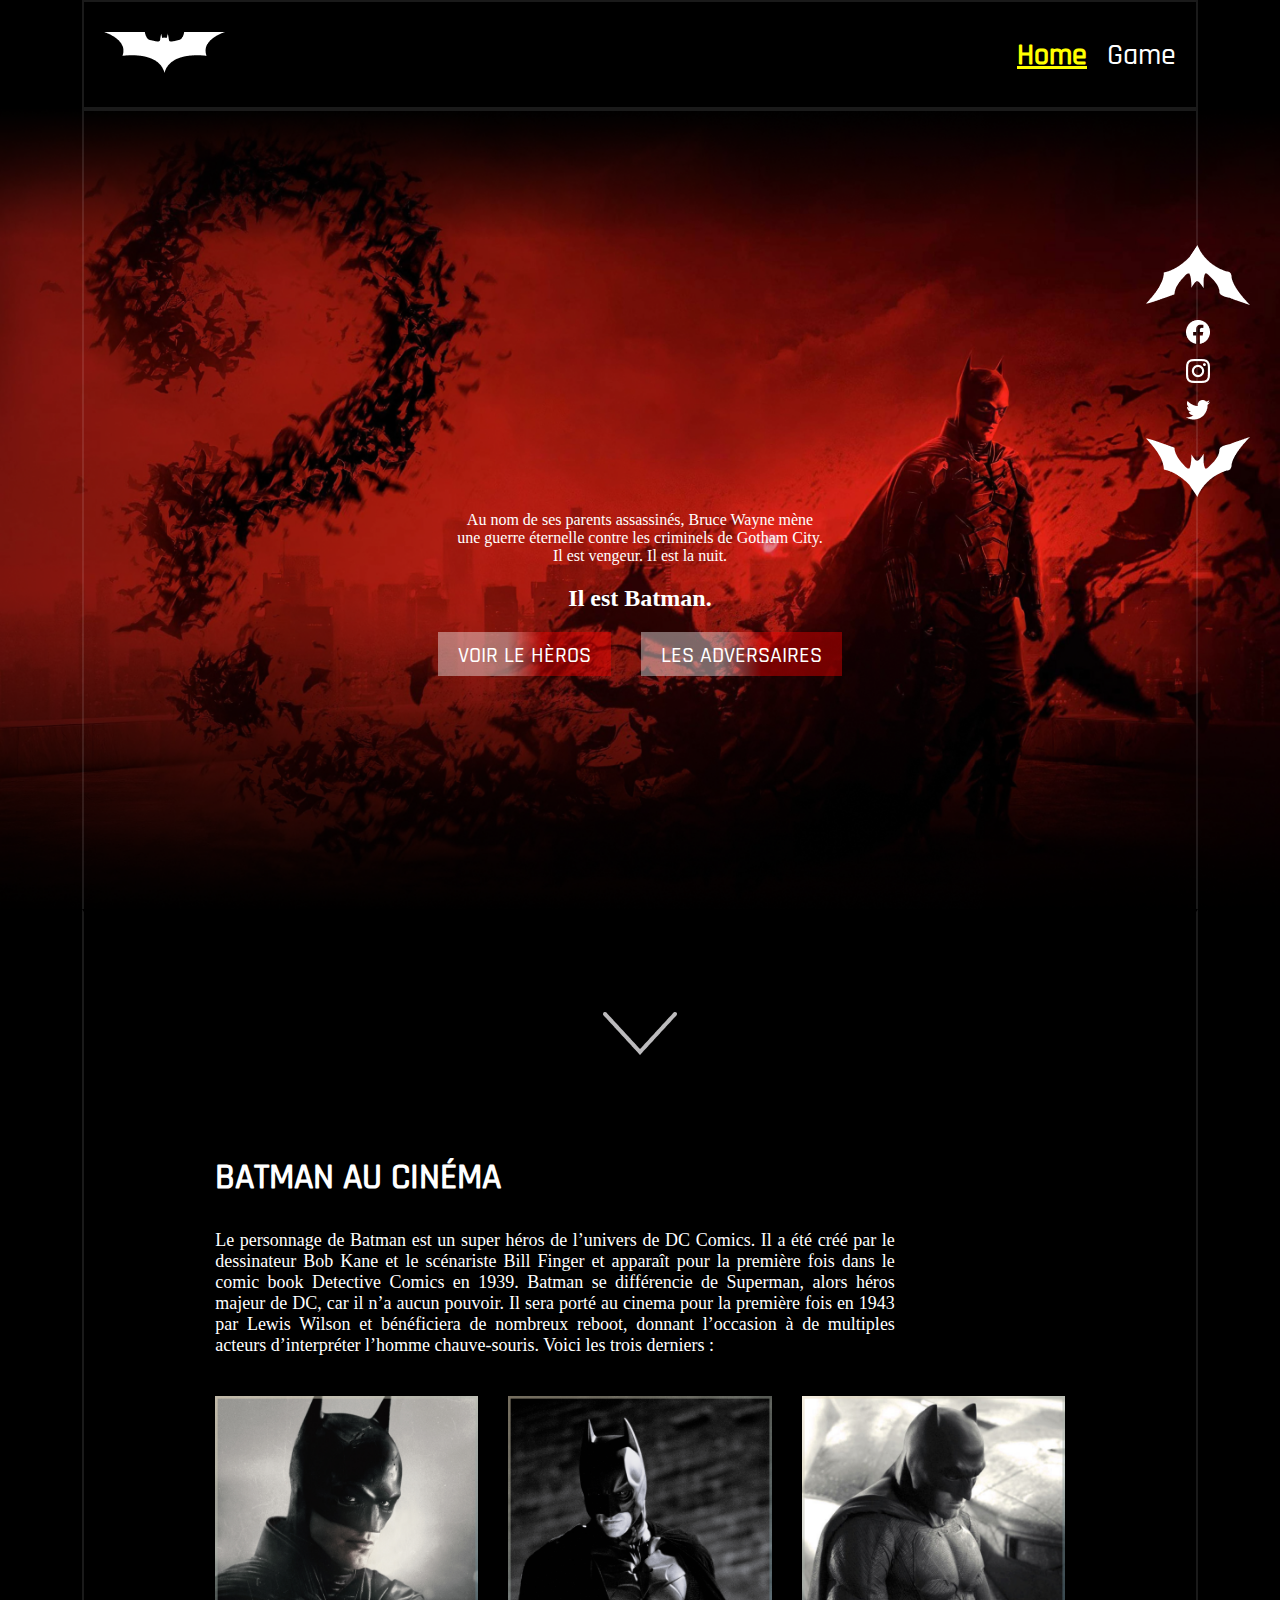
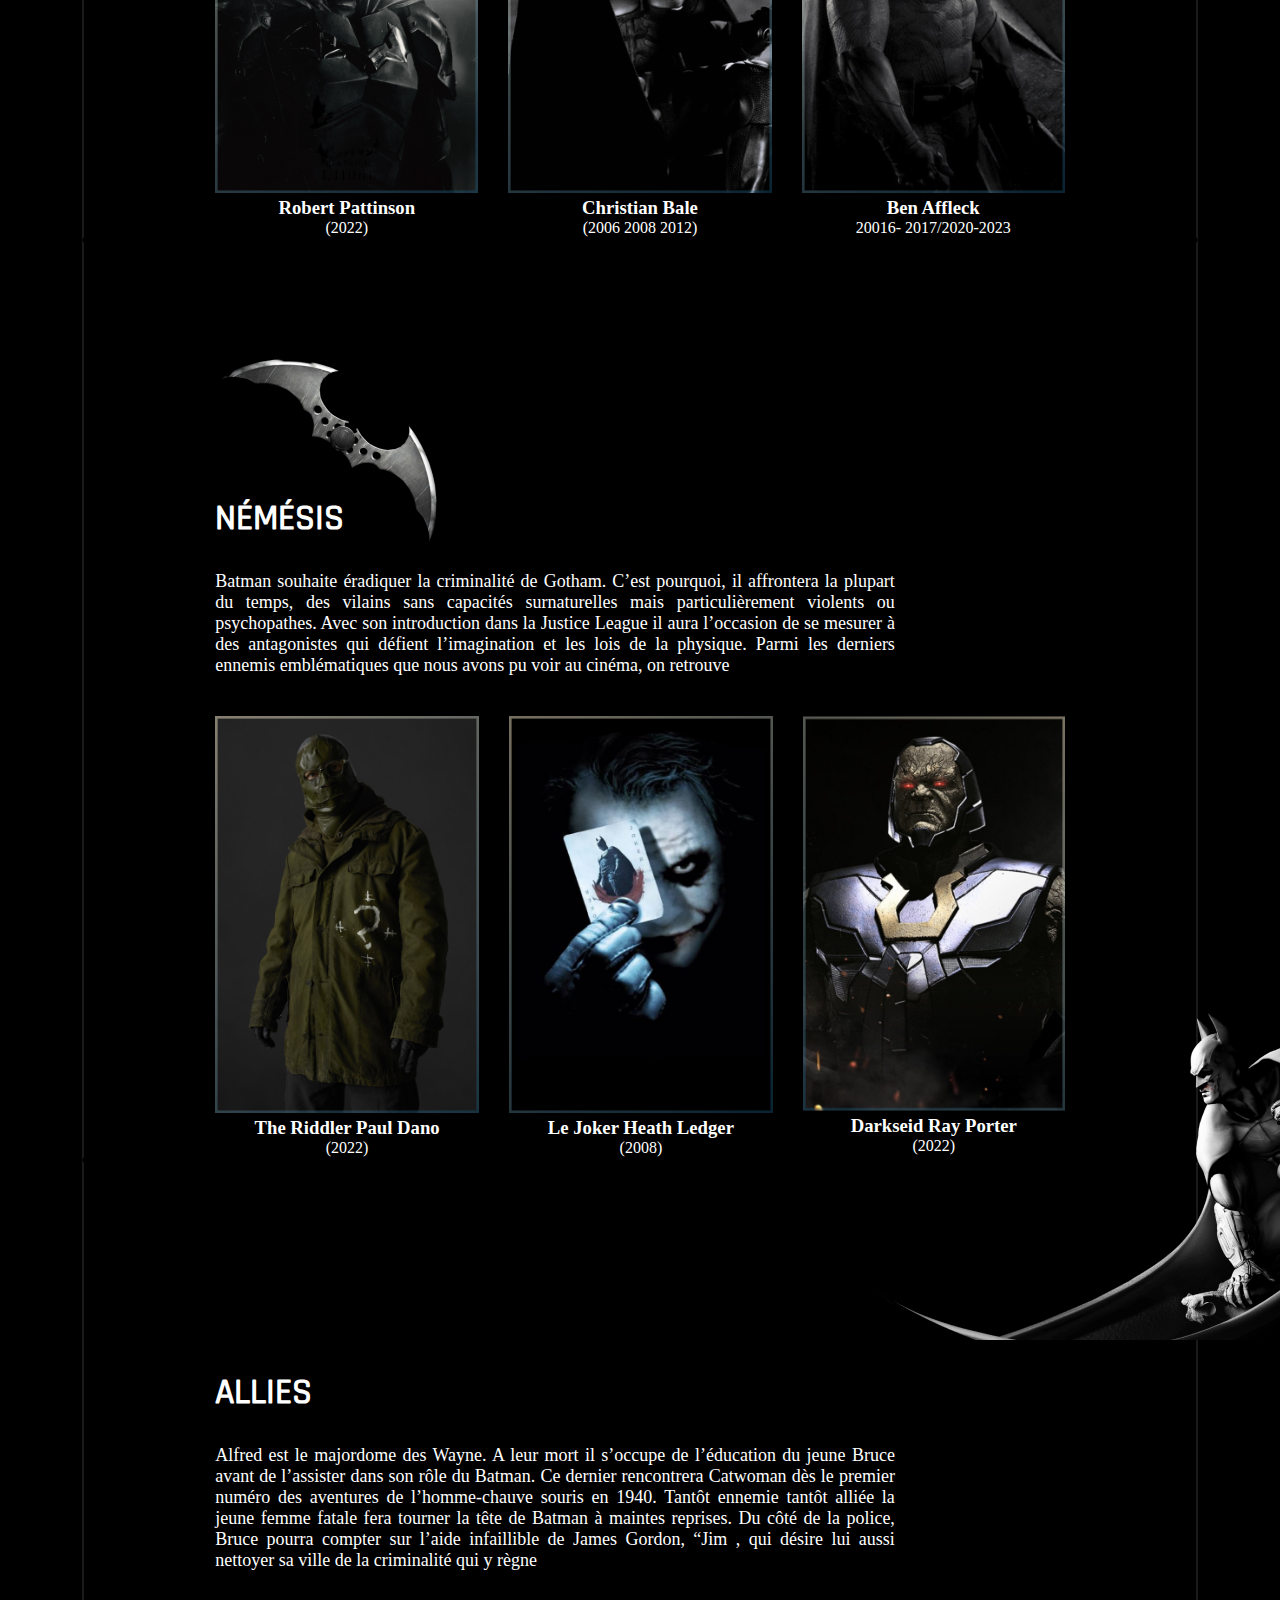
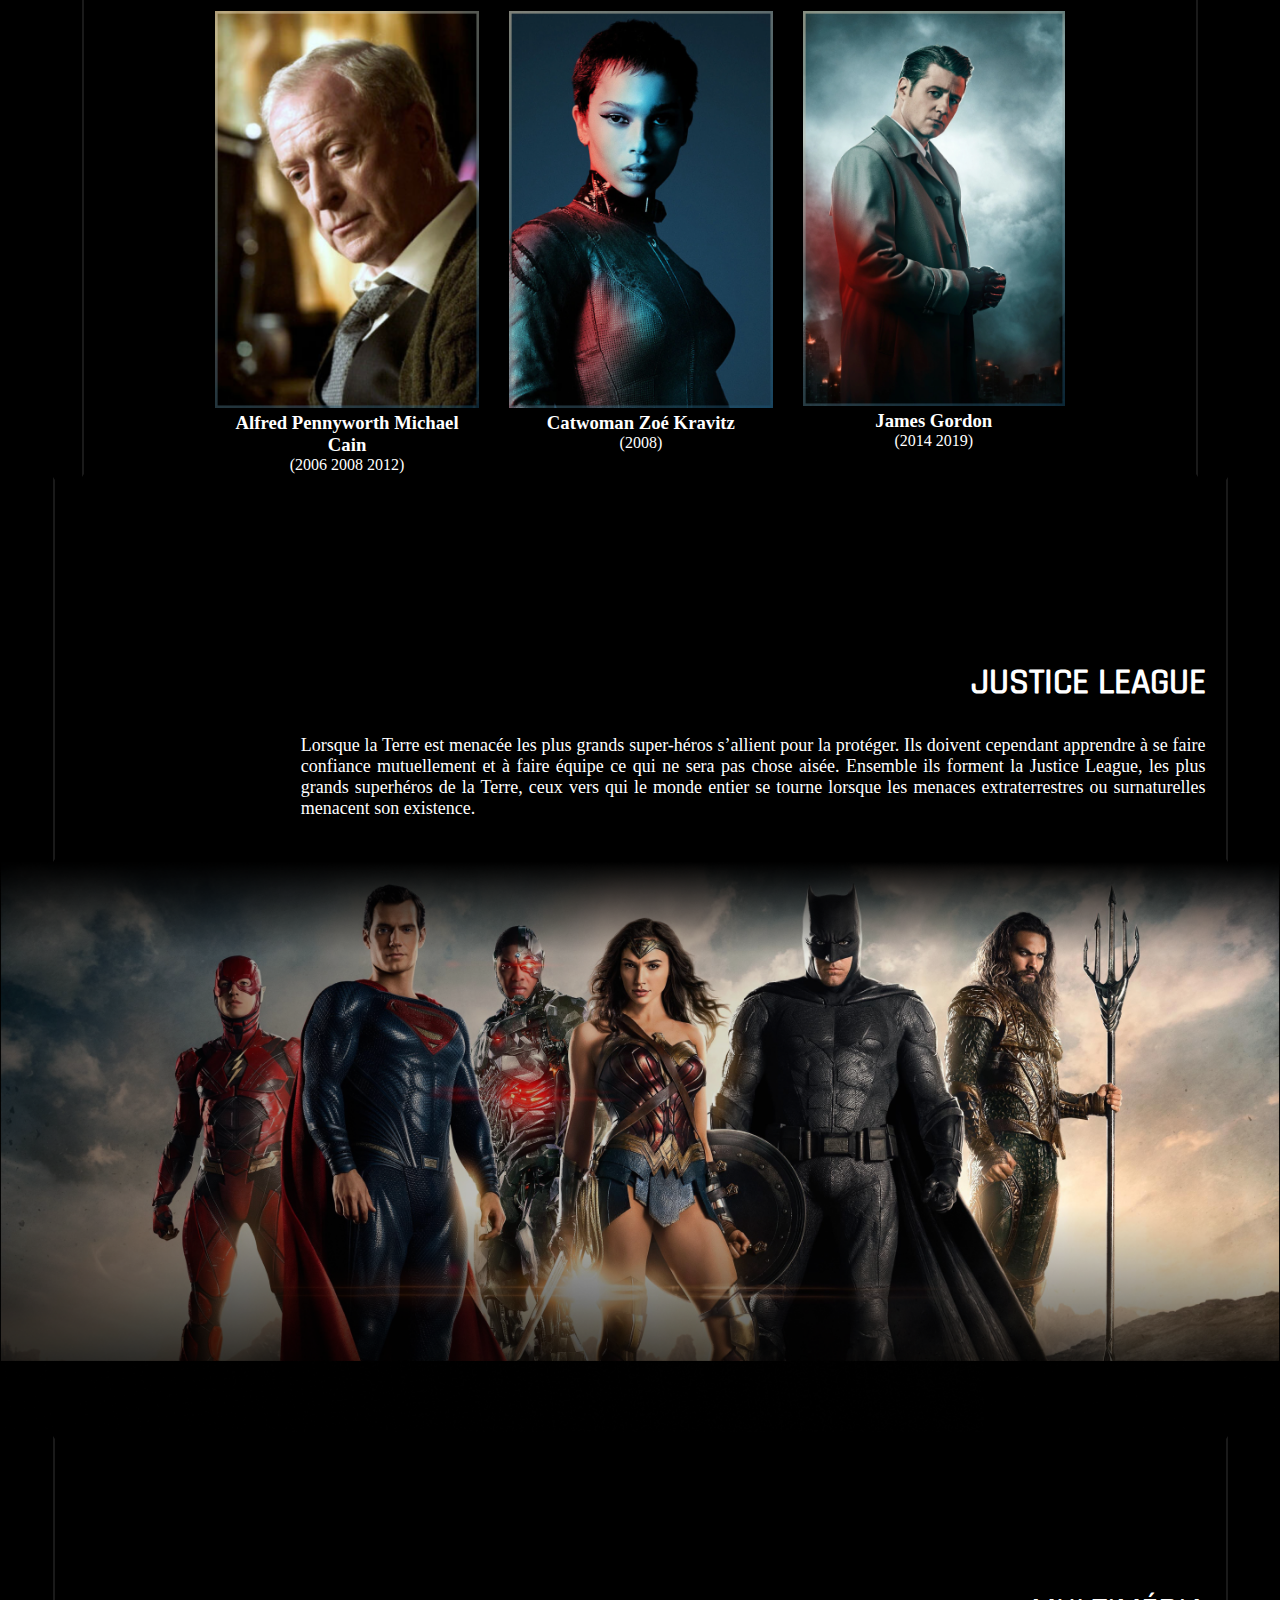
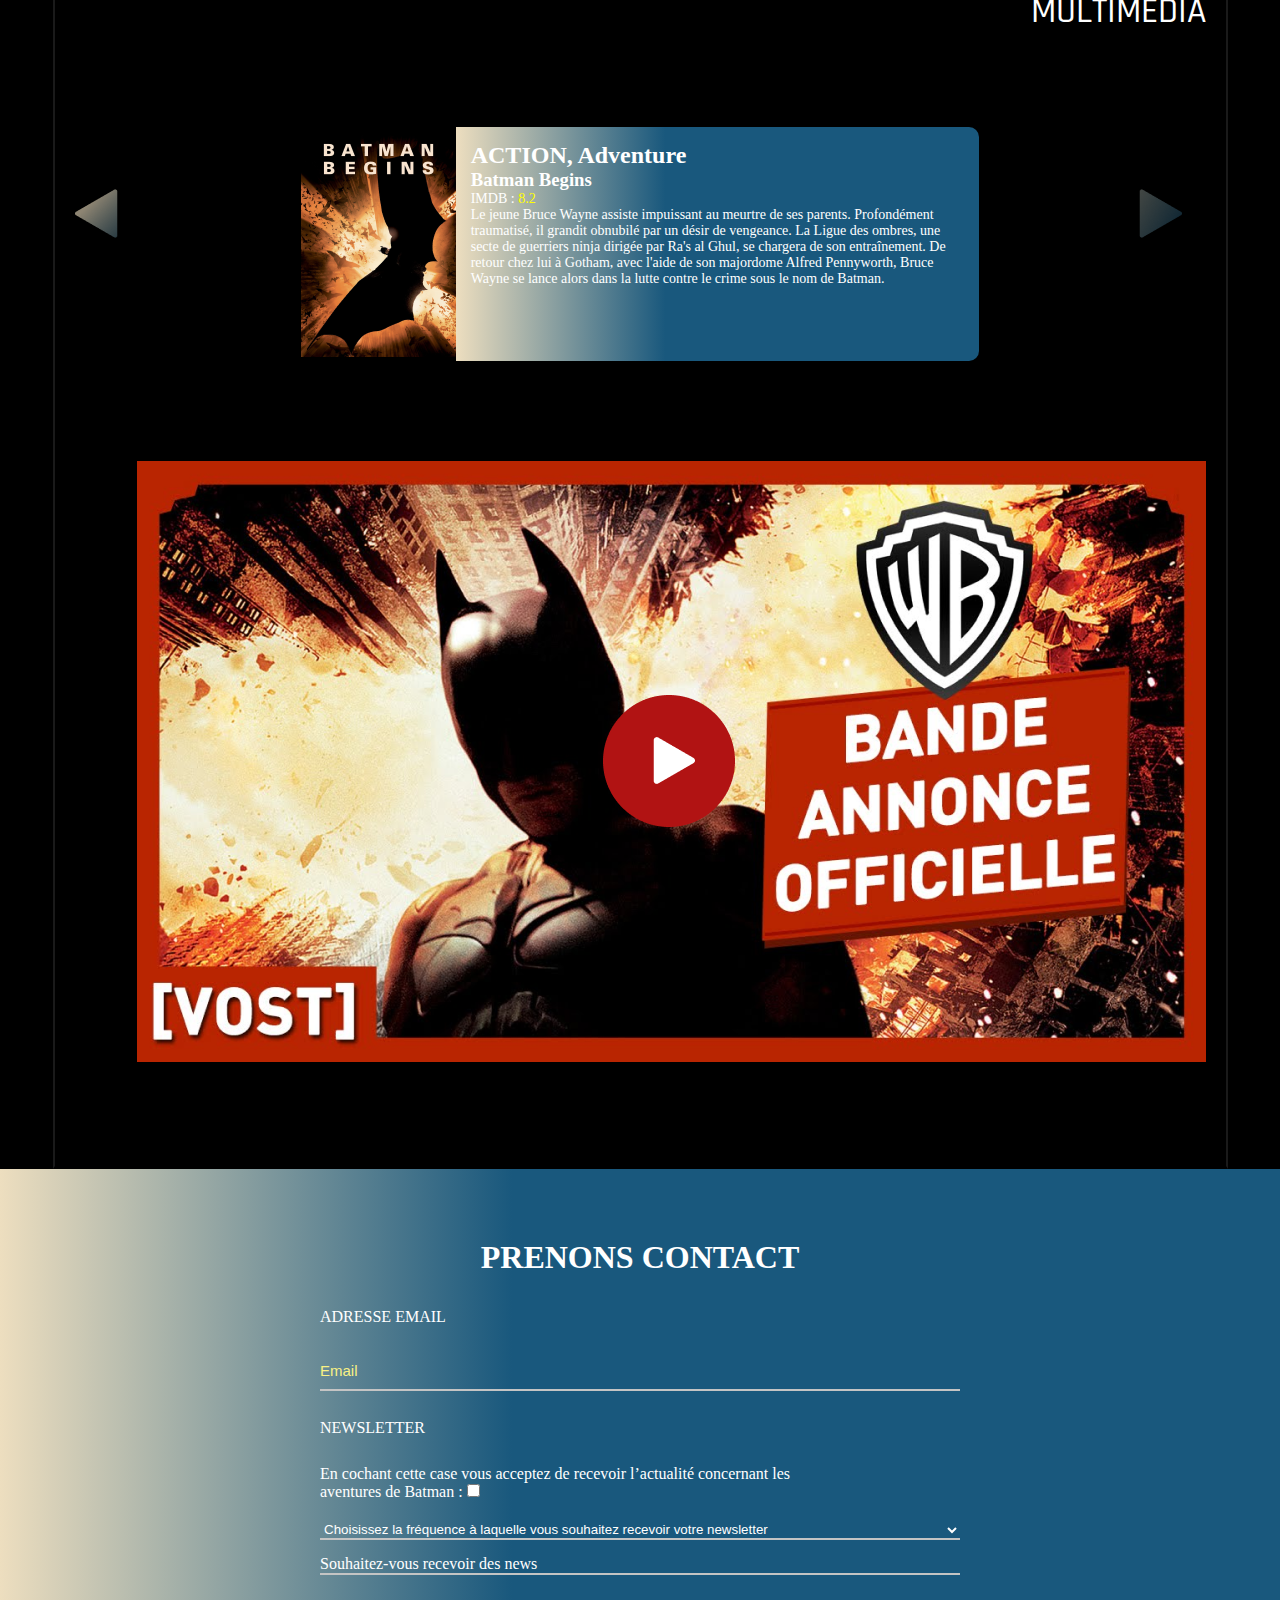
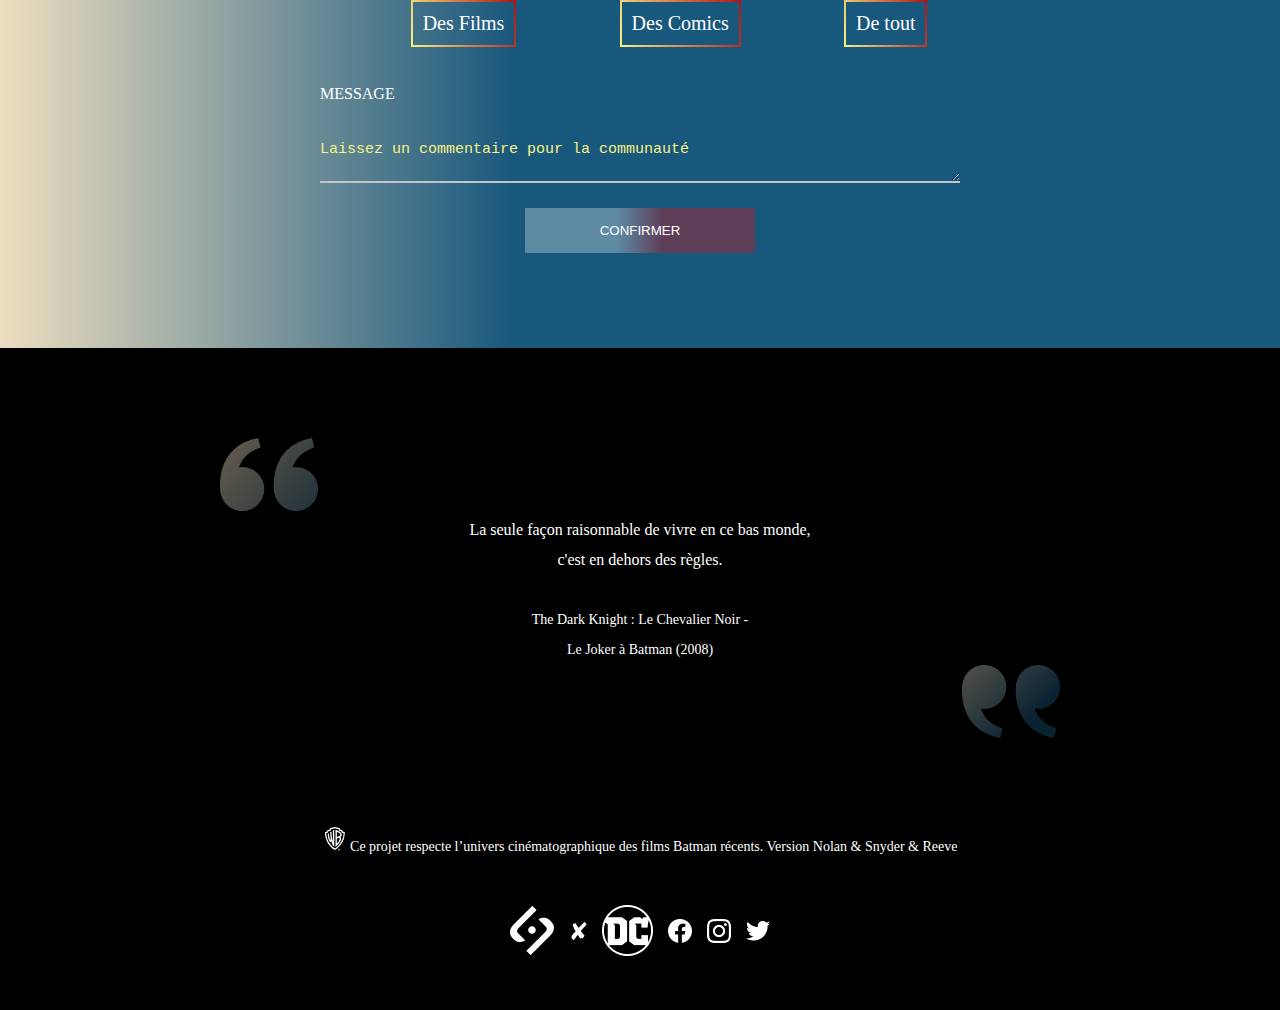
<file: index.html>
<!DOCTYPE html>
<html lang="en">
<head>
    <meta charset="UTF-8">
    <meta name="viewport" content="width=device-width, initial-scale=1.0">
    <link rel="stylesheet" href="css/style.css">
    <script src="http://code.jquery.com/jquery-3.6.0.Js" integrity="sha256-"> </script>
    <!-- <script src="./ressources/scripts/jquery-3.6.0.Js"></script> -->

    <title>Projet Batman | Accueil</title>
</head>
<body>
        <!--image d'animation de la souri -->
        <img  id="bat" src="Illustrations2/Batgame_6.png" alt="" >
        <!-- message popupbox -->
        <div class="popupbox" id="popupbox">
            <div class="inside">
                <h1>Message reçus</h1>
            </div>
        </div>
        <!-- entete du projet Batman -->
        <header>
            <nav class=".container">
                <a href="#"><img src="Logos/logohome.png" alt="logo"></a>
                <button class="menu-button">Menu</button>
                <ul>
                    <li><a href="#" class="active">Home</a></li>
                    <li><a href="game.html">Game</a></li>
                </ul> 
            </nav>
        </header>

        <!-- corps du projet Batman -->
        <main>
            <div class="reseaux">
                <img src="Logos/logo_bat_flèche.png" alt="" class="img" id="stop-arrow"> 
                <img src="Logos/icon_facebook.png" alt="" class="img">
                <img src="Logos/icon_ig.png" alt="" class="img">
                <img src="Logos/icon_tw.png" alt="" class="img">
                <img src="Logos/logo_bat_flèche_2.png"  alt="" class="img"  id="down-arrow">
            </div>
            <!-- premiere section -->
            <section id="hero">
                <div class="trai-bordure">
                    <div class="container">
                        <div class="content">
                            <p class="texte">Au nom de ses parents assassinés, Bruce Wayne mène <br>une guerre éternelle contre les criminels de Gotham City. <br> Il est vengeur. Il est la nuit.</p>
                            <h2 class="titre">Il est Batman.</h2>
                            <div class="cta">
                            <div class="btn"><a href="#batman-cinema">VOIR LE HÈROS </a></div>
                                <div class="btn"><a href="#batman-nemesis">LES ADVERSAIRES</a></div>
                            
                            </div>
                        </div>
                    </div>
                </div>
                
            </section>

            <!-- section Batman au cinema -->
             <div class="bordure">
            <section class="sect1" id="batman-cinema">
                <img class="fleche" src="Logos/flèche_down_header.png" alt="" class="fleche">
                <div class="container">
                    <h1 class="titre">BATMAN AU CINÉMA</h1> 
                    <p class="description"> Le personnage de Batman est un super héros de l’univers de DC Comics. Il a été créé par le 
                            dessinateur Bob Kane et le scénariste Bill Finger et apparaît pour la première fois dans le 
                            comic book Detective Comics en 1939. Batman se différencie de Superman, alors héros 
                            majeur de DC, car il n’a aucun pouvoir. Il sera porté au cinema pour la première fois en 1943 
                            par Lewis Wilson et bénéficiera de nombreux reboot, donnant l’occasion à de multiples 
                            acteurs d’interpréter l’homme chauve-souris. Voici les trois derniers :
                    </p>
                    <div class=" batman-personnage cinema">
                            <div class="batman-item cine">
                                <img src="Illustrations/Bathome2.png" alt="">
                                <div class="personne-info">
                                    <h3>Robert Pattinson</h3>
                                    <p>(2022)</p>
                               </div>
                            </div>
                            <div class="batman-item cine">
                                <img src="Illustrations/Bathome3.png" alt="">
                                <div  class="personne-info">
                                    <h3>Christian Bale</h3>
                                    <p>(2006 2008 2012)</p>
                                </div>        
                            </div>
                            <div class="batman-item cine">
                                <img src="Illustrations/Bathome4.png" alt="">
                                <div class="personne-info">
                                    <h3>Ben Affleck</h3>
                                    <p>20016- 2017/2020-2023</p>
                                </div>
                                       
                            </div>
                    </div> 
                </div>
            </section>

            <!-- section NÉMÉSIS -->
            <section class="sect1" id="batman-nemesis">
                <div class="container">
                    <img src="Illustrations/Bathome13.png" alt="" class="Bathome13">
                    <h1 class="titre">NÉMÉSIS</h1>
                    <p class="description"> Batman souhaite éradiquer la criminalité de Gotham. C’est pourquoi, il affrontera la plupart 
                        du temps, des vilains sans capacités surnaturelles mais particulièrement violents ou 
                        psychopathes. Avec son introduction dans la Justice League il aura l’occasion de se 
                        mesurer à des antagonistes qui défient l’imagination et les lois de la physique. Parmi les 
                        derniers ennemis emblématiques que nous avons pu voir au cinéma, on retrouve 
    
                    </p>
                    <div class=" batman-nemesis cinema">
                            <div class="cine">
                                <img src="Illustrations/Bathome5.png" alt="">
                                <div class="personne-info">
                                    <h3>The Riddler Paul Dano</h3>
                                    <p>(2022)</p>
                                </div>
                            </div>
                            <div class="cine">
                                <img src="Illustrations/Bathome6.png" alt="">
                                <div class="personne-info">
                                    <h3>Le Joker Heath Ledger</h3>
                                    <p> (2008)</p> 
                                </div>
                                       
                            </div>
                            <div class="cine">
                                <img src="Illustrations/Bathome7.png" alt="">
                                <div class="personne-info">
                                    <h3>Darkseid Ray Porter</h3>
                                    <p>(2022)</p>
                                </div>
                                       
                            </div>
                    </div> 
                </div>
            </section>

            <!-- section ALLIES -->
            <section class="sect1" id="batman-allies">
                <div class="container">
                    <img src="Illustrations/Bathome12.png" alt="" class="Bathome12">
                    <h1 class="titre">ALLIES</h1>  
                    <p class="description"> Alfred est le majordome des Wayne. A leur mort il s’occupe de l’éducation du jeune Bruce 
                        avant de l’assister dans son rôle du Batman. Ce dernier rencontrera Catwoman dès le 
                        premier numéro des aventures de l’homme-chauve souris en 1940. Tantôt ennemie tantôt 
                        alliée la jeune femme fatale fera tourner la tête de Batman à maintes reprises. Du côté de la 
                        police, Bruce pourra compter sur l’aide infaillible de James Gordon, “Jim , qui désire lui aussi 
                        nettoyer sa ville de la criminalité qui y règne
    
                    </p>
                    <div class=" batman-allies cinema">
                            <div class="cine">
                                <img src="Illustrations/Bathome9.png" alt="">
                                <div class="personne-info">
                                    <h3>Alfred Pennyworth Michael Cain </h3>
                                    <p>(2006 2008 2012)</p>
                                </div>
                                
                            </div>
                            <div class="cine">
                                <img src="Illustrations/Bathome8.png" alt="">
                                <div class="personne-info">
                                    <h3>Catwoman Zoé Kravitz</h3>
                                    <p> (2008)</p>
                                </div>
                                        
                            </div>
                            <div class="cine">
                                <img src="Illustrations/Bathome10.png" alt="">
                                <div class="personne-info">
                                    <h3>James Gordon </h3>
                                    <p>(2014 2019)</p>
                                </div>
                                       
                            </div>
                    </div> 
                </div>
            </section>
            </div>



            <!-- section JUSTICE LEAGUE -->
            <section class="sect1" id="batman-justice">
                <div class="container">
                    <h1 class="titre">JUSTICE LEAGUE</h1>  
                    <p class="description">Lorsque la Terre est menacée les plus grands super-héros s’allient pour la protéger. Ils 
                        doivent cependant apprendre à se faire confiance mutuellement et à faire équipe ce qui 
                        ne sera pas chose aisée. Ensemble ils forment la Justice League, les plus grands superhéros de la Terre, ceux vers qui le monde entier se tourne lorsque les menaces 
                        extraterrestres ou surnaturelles menacent son existence.
                    </p> 
                </div>
                <img src="Illustrations/Bathome11.png" alt="">
            </section>

            <!-- section multimedia -->
            <section class="sect3" id="multimedia">

                    <div class=" container">
                        <h1 class="titre">MULTIMÉDIA</h1>
                        <div class="bloc-multimedia">
                            <button class="left">
                                <img src="Logos/icon_flèche_1.png" alt="">
                            </button>
                            <button class="right">
                                <img src="Logos/icon_flèche_2.png" alt="">
                            </button>
                            
                            <div class=" slider-multimedia" >
                                <div class="slider-image">
                                    <img src="Illustrations/Bathome_ba1.png" alt="">
                                </div>
                                <div class="slider-content">
                                    
                                    <h2>ACTION, Adventure</h2>    
                                    <h3>Batman Begins</h3>   
                                    <p>IMDB : <span>8.2</span> </p>    
                                    <p>
                                        Le jeune Bruce Wayne assiste impuissant au meurtre de ses parents. Profondément 
                                        traumatisé, il grandit obnubilé par un désir de vengeance. La Ligue des ombres, une secte de 
                                        guerriers ninja dirigée par Ra's al Ghul, se chargera de son entraînement. De retour chez lui à 
                                        Gotham, avec l'aide de son majordome Alfred Pennyworth, Bruce Wayne se lance alors dans 
                                        la lutte contre le crime sous le nom de Batman.
                                    </p>

                                </div>
                                
                            </div>
                        </div>
                        <!-- <img src="Logos/icon_flèche_2.png" alt=""> -->
                         <div class="image-bande-annonce">
                                <img src="Illustrations/Bathome_ba2.png" alt="">
                        </div> 
                    </div>
                     
                
               
            </section>

            <!--  contact -->
              <section id="contact">
                <div class="form">
                    <h2>PRENONS CONTACT</h2> 
                    <form action="" id="myform">
                        <label class="titre" for="email">ADRESSE EMAIL</label> 
                        <input type="email" name="email" placeholder="Email" class="email"  id="email">

                        <span id="invalid"></span>

                        <label class="titre" for="newsletter">NEWSLETTER</label>
                        <label for="">En cochant cette case vous acceptez de recevoir l’actualité concernant les <br>aventures de 
                            Batman :</label> 
                        <input type="checkbox" name="annonce" id=""> <br>
                        <div class="frequence">
                            <!-- <span>Choisissez la fréquence à laquelle vous souhaitez recevoir votre newsletter</span>
                            <span class="icon">
                                <img src="Logos/icon_flèche_2.png" alt="">
                            </span> -->
                            <select name="frequence" id="" >
                                <option value="v1" class="valeur"> Choisissez la fréquence à laquelle vous souhaitez recevoir votre newsletter </option>
                                <option value="v2" class="valeur">Une fois par semaine</option>
                                <option value="v3" class="valeur">Une fois toutes les deux semaines(2 fois par mois)</option>
                                <option value="v5" class="valeur">Une fois par mois</option>
                                <option value="v6" class="valeur">Une fois toutes les trois mois</option>
                                <option value="v7" class="valeur">Une fois toutes les dix mois</option>
                            </select>
                        </div>
                        <div>
                            <p class="news">Souhaitez-vous recevoir des news</p>
                        </div>
                        <div class="btn-group">
                            <input type="radio" id="film">
                            <label for="film">Des Films</label>
                            <input type="radio" id="comics">
                            <label for="comics">Des Comics</label>
                            <input type="radio" id="tout">
                            <label for="tout">De tout</label>

                        </div>
                        <p class="titre">MESSAGE</p>
                        <textarea name="" id="" cols="30" placeholder="Laissez un commentaire pour la communauté"></textarea>
                        <!-- <input type="textarea" name="message" id="message" > -->
                        <input type="submit" value="CONFIRMER">
                    </form>
                </div>

              </section>
                

                <!-- citation -->
                 <section id="citation">
                    <div class="container">
                        <div class="guillemet-open">
                            <img src="Logos/icon_guillemets_1.png" alt="" class="guillemet1">
                        </div>
                        <div class="citation-carte">
                            <div>
                                <p class="citation-text">La seule façon raisonnable de vivre en ce bas monde,<br> c'est en dehors des règles.</p>
                            </div>
                            <div class="citation-auteur">
                                The Dark Knight : Le Chevalier Noir - <br> Le Joker à Batman (2008)
                            </div>
                        </div>
                        <div class="guillemet-close">
                            <img src="Logos/icon_guillemets_2.png" alt="" class="guillemet2">
                        </div>
                    </div>
                 </section>     
        </main>
        <!-- pied de page -->
         <div class="clearfix"></div>
        <footer>
            <div class="container">
                <div class="text-footer">
                    <img src="Logos/icon_WB.png" alt="">
                    Ce projet respecte l’univers cinématographique des films Batman récents. Version Nolan & Snyder & Reeve

                </div>
                <div class="social-footer">
                    <a href="#" ><img src="Logos/logo_sayna_white.png" alt=""></a>
                    <a href="#"><img src="Logos/icon_x.png" alt=""> </a>
                    <a href="#" ><img src="Logos/icon_DC.png" alt=""> </a>
                    <a href=""><img src="Logos/icon_facebook.png" alt=""></a>
                    <a href="" ><img src="Logos/icon_ig.png" alt=""></a>
                    <a href="" ><img src="Logos/icon_tw.png" alt=""></a>
                </div>
            </div>
         </footer>

        <script src="js/validation.js"></script> 
        <script src="js/game.js"></script>
</body>
</html>
</file>
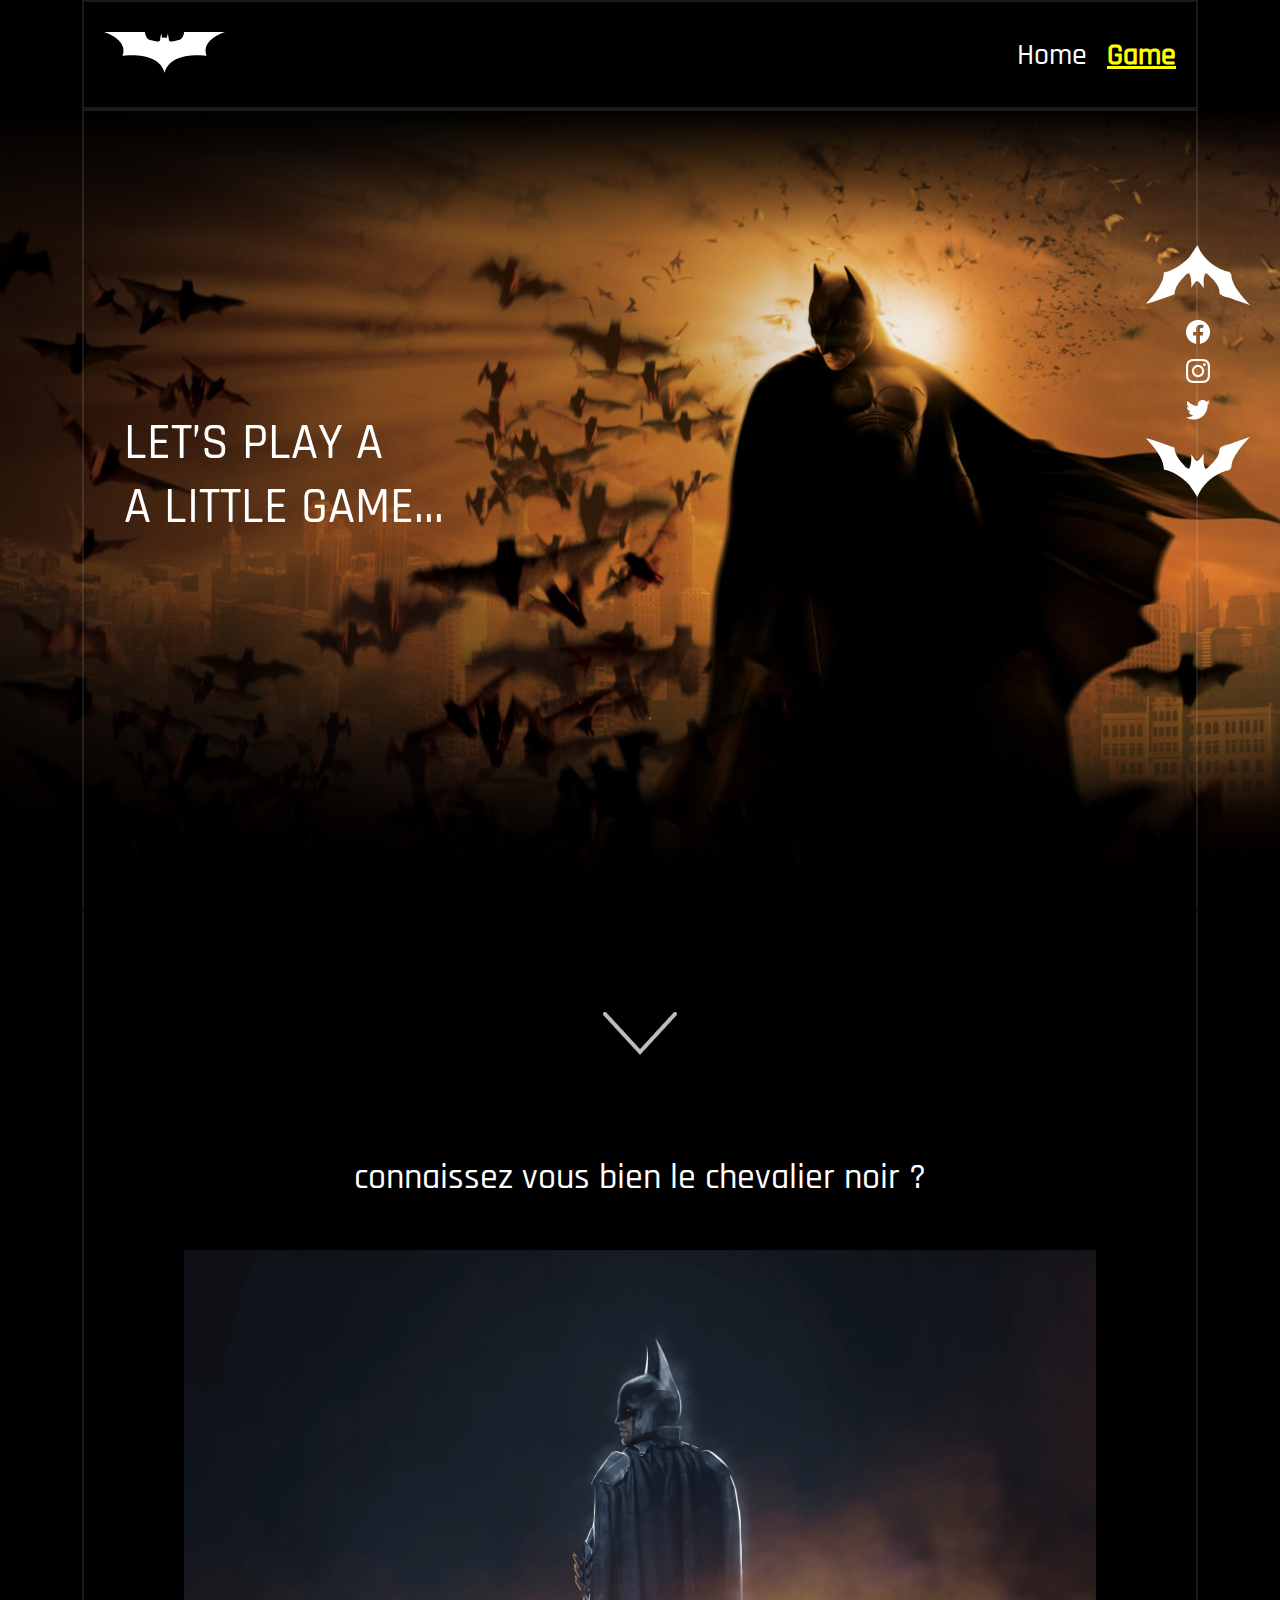
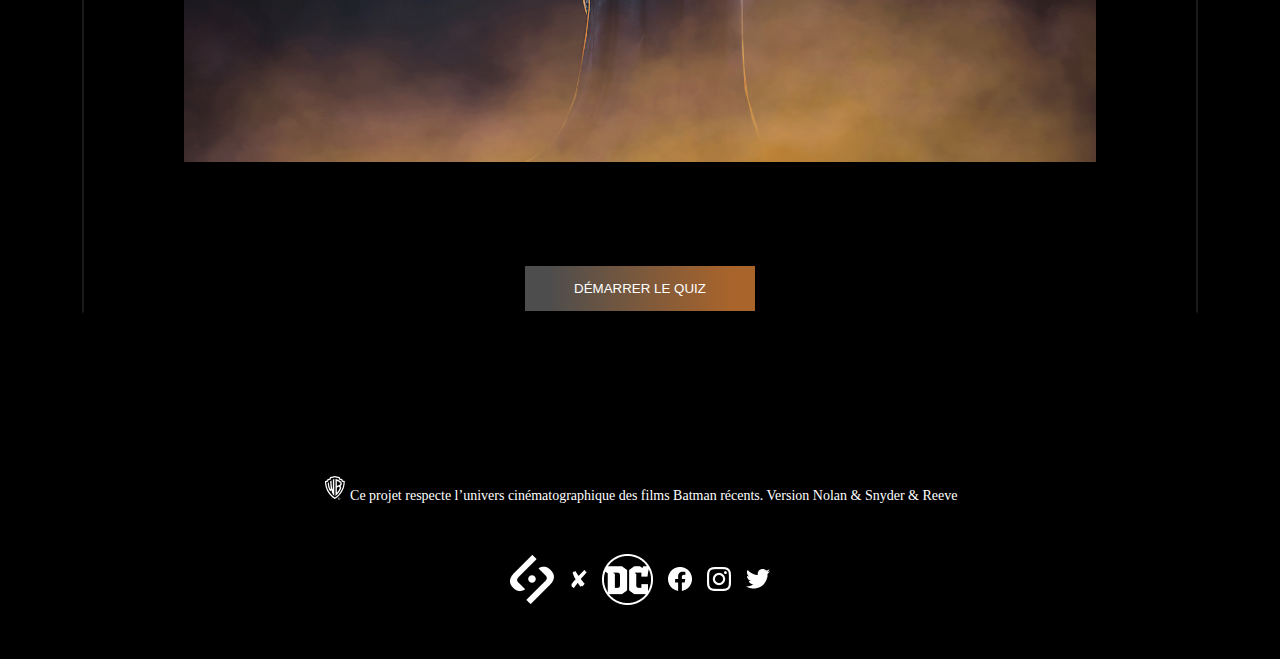
<file: game.html>
<!DOCTYPE html>
<html lang="fr">
<head>
    <meta charset="UTF-8">
    <meta http-equiv="X-UA-Compatible" content="IE=edge">
    <meta name="viewport" content="width=device-width, initial-scale=1.0">
    <meta name="title" content="Formation Talent  For StartUp 2022; projet fil rouge">
    <meta name="description" content="Projet fil rouge partie BATMAN PART 2">
    <meta name="author" content="SIETIE">

    <link rel="stylesheet" href="css/game.css">
    <title>Projet Batman | Game </title>
    <script src="http://code.jquery.com/jquery-3.6.0.Js" integrity="sha256-"> </script>
    <!-- <script src="./ressources/scripts/jquery-3.6.0.Js"></script> -->
    <script src=""></script>
    
</head>
<body>
     <!--image d'animation de la souri -->
         <img  id="bat" src="Illustrations2/Batgame_6.png" alt="" >
    <!-- entete du projet Batman -->
       
        <header>
            <nav class=".container">
                <a href="index.html"><img src="Logos/logohome.png" alt="logo"></a>
                <button class="menu-button">Menu</button>
                <ul>
                    <li><a href="index.html" >Home</a></li>
                    <li><a href="#" class="active">Game</a></li>
                </ul> 
            </nav>
        </header>
        <main>
            <div class="reseaux">
                <img src="Logos/logo_bat_flèche.png" alt="" class="img" id="stop-arrow"> 
                <img src="Logos/icon_facebook.png" alt="" class="img">
                <img src="Logos/icon_ig.png" alt="" class="img">
                <img src="Logos/icon_tw.png" alt="" class="img">
                <img src="Logos/logo_bat_flèche_2.png" alt="" class="img" id="down-arrow">
            </div>
            <!-- premiere section -->
            <section id="hero"> 
                <div class="trai-bordure">   
                     <h1 class="titre">LET’S PLAY A <br> A LITTLE GAME...</h1>
                </div>       
            </section>
             <!-- Section chevalier -->
             <section class="sect1" id="batman-game">
                <img class="fleche" src="Logos/flèche_down_header.png" alt="" >
                <div class="container-chavalier intro-quiz" id="intro-quiz ">
                    <h1 class="titre"> connaissez vous bien le chevalier noir ?</h1> 
                    <img  src="Illustrations2/Batgame_2.png" alt="" class="img-intro"> <br>
                    <button class="demarrer start-button" id="btn-start">DÉMARRER LE QUIZ</button>
                    <!-- <a href="game1.html" class="demarrer">DÉMARRER LE QUIZ</a> -->   
                </div>
                <!-- slide de la  question 1 -->
                <div class="container-chavalier partie1 question-slide" id="quiz-box fade-slide">
                    <h1 class="question-number"></h1>
                    
                    <div class="question">
                       
                        <img  src="Illustrations2/Batgame_3.png" alt="" class="" id="img-illustrate">
                        <form action="">
                            <h3 class="form-titre">Quel est l’autre nom de l’Homme-Mystère ?</h3>
                            <div class="answer">
                                <input type="checkbox" name="answer" value="A" id="answerA">
                                <label for="answerA">Le Sphinx</label>
                            </div>
                            <div class="answer">
                              
                                <input type="checkbox" name="answer" value="B" id="answerB">
                                <label for="answerB">Saphir</label>
                            </div>
                            <div class="answer">
                                <input type="checkbox" name="answer" value="C" id="answerC">
                                <label for="answerC">Le Joker </label>
                            </div>
                        </form>
                    </div>
                    <button class="demarrer next-button" id="down-arrow">QUESTION SUIVANTE</button>   
                </div>

                <!--slide de la  question 2 -->
                <div class="container-chavalier partie1 question-slide" id="intro-quiz">
                    <h1 class="question-number"></h1>
                    <div class="question">
                        <img  src="Illustrations2/Batgame_4.png" alt="" class="" id="img-illustrate"> <br>
                        <form action="">
                            <h3 class="form-titre">Quelle est l’ancienne profession de Harley Quinn ?</h3>
                            <div class="answer">
                                <input type="checkbox" name="answer" value="A" id="answerA">
                                <label for="answerA">Infirmière </label>
                            </div>
                            <div class="answer">
                              
                                <input type="checkbox" name="answer" value="B" id="answerB">
                                <label for="answerB">Psychiatre </label>
                            </div>
                            <div class="answer">
                                <input type="checkbox" name="answer" value="C" id="answerC">
                                <label for="answerC">Dentiste</label>
                            </div>
                        </form>
                    </div>
                    <button class="demarrer next-button" id="down-arrow">QUESTION SUIVANTE</button>    
                </div>
                <!--slide de la  question 3-->
                <div class="container-chavalier partie1 question-slide" id="intro-quiz">
                    <h1 class="question-number"></h1>
                    <div class="question">
                        <img  src="Illustrations2/Batgame_5.png" alt="" class="" id="img-illustrate"> <br>
                        <form action="">
                            <h3 class="form-titre">Quel est l’objet fétiche de Double Face ?</h3>
                            <div class="answer">
                                <input type="checkbox" name="answer" value="A" id="answerA">
                                <label for="answerA"> Une pièce  </label>
                            </div>
                            <div class="answer">
                              
                                <input type="checkbox" name="answer" value="B" id="answerB">
                                <label for="answerB"> Un livre  </label>
                            </div>
                            <div class="answer">
                                <input type="checkbox" name="answer" value="C" id="answerC">
                                <label for="answerC"> Un couteau</label>
                            </div>
                        </form>
                    </div>
                    <button class="demarrer next-button" id="down-arrow">QUESTION SUIVANTE</button>    
                </div>
                <!--slide de la  question 4 -->
                <div class="container-chavalier partie1 question-slide" id="intro-quiz">
                    <h1 class="question-number"></h1>
                    <div class="question">
                        <img  src="Illustrations2/Batgame_6.png" alt="" class="" id="img-illustrate"> <br>
                        <form action="">
                            <h3 class="form-titre">Qui a produit Batman en 1964 ?</h3>
                            <div class="answer">
                                <input type="checkbox" name="answer" value="A" id="answerA">
                                <label for="answerA">Stanley Kubrick</label>
                            </div>
                            <div class="answer">
                              
                                <input type="checkbox" name="answer" value="B" id="answerB">
                                <label for="answerB">  Andy Warhol </label>
                            </div>
                            <div class="answer">
                                <input type="checkbox" name="answer" value="C" id="answerC">
                                <label for="answerC">Peter Jackson </label>
                            </div>
                        </form>
                    </div>
                    <button class="demarrer next-button" id="down-arrow">QUESTION SUIVANTE</button>    
                </div>
                <!--slide de la  question 5 -->
                <div class="container-chavalier partie1 question-slide" id="intro-quiz">
                    <h1 class="question-number"></h1>
                    <div class="question">
                        <img  src="Illustrations2/Batgame_7.png" alt="" class="" id="img-illustrate"> <br>
                        <form action="">
                            <h3 class="form-titre">Batman c’est aussi le nom d’une ville en...</h3>
                            <div class="answer">
                                <input type="checkbox" name="answer" value="A" id="answerA">
                                <label for="answerA">Turquie </label>
                            </div>
                            <div class="answer">
                              
                                <input type="checkbox" name="answer" value="B" id="answerB">
                                <label for="answerB">  Islande </label>
                            </div>
                            <div class="answer">
                                <input type="checkbox" name="answer" value="C" id="answerC">
                                <label for="answerC"> Allemagne  </label>
                            </div>
                        </form>
                    </div>
                    <button class="demarrer next-button" id="down-arrow">QUESTION SUIVANTE</button>    
                </div> 
                <!--slide de la  question 6 -->
                <div class="container-chavalier partie1 question-slide" id="intro-quiz_6">
                    <h1 class="question-number"></h1>
                    <div class="question">
                        <img  src="Illustrations2/Batgame_8.png" alt="" class="" id="img-illustrate"> <br>
                        <form action="">
                            <h3 class="form-titre">Quel vilain apparaît pour la première fois dans le Batman 
                                232 ?</h3>
                            <div class="answer">
                                <input type="checkbox" name="answer" value="A" id="answerA">
                                <label for="answerA"> Le Pingouin </label>
                            </div>
                            <div class="answer">
                              
                                <input type="checkbox" name="answer" value="B" id="answerB">
                                <label for="answerB"> Ra’s al Ghul  </label>
                            </div>
                            <div class="answer">
                                <input type="checkbox" name="answer" value="C" id="answerC">
                                <label for="answerC"> Poison Ivy  </label>
                            </div>
                        </form>
                    </div>
                   
                    <img src="Illustrations2/Batgame_9-1.png" alt=""class="boule-grenane" > 
                    <button class="demarrer next-button" id="down-arrow">QUESTION SUIVANTE</button> 
                    <img src="Illustrations2/Batgame_9.png" alt=""  class="boule-coeur"> 
                    
                    
                </div> 
                <!--slide de la  question 7 -->
                <div class="container-chavalier partie1 question-slide" id="intro-quiz">
                    <h1 class="question-number"></h1>
                    <div class="question">
                        <img  src="Illustrations2/Batgame_10.png" alt="" class="" id="img-illustrate"> <br>
                        <form action="">
                            <h3 class="form-titre">Quelle ville Batman défend-il ?</h3>
                            <div class="answer">
                                <input type="checkbox" name="answer" value="A" id="answerA">
                                <label for="answerA"> Gotham City</label>
                            </div>
                            <div class="answer">
                              
                                <input type="checkbox" name="answer" value="B" id="answerB">
                                <label for="answerB"> Starling City </label>
                            </div>
                            <div class="answer">
                                <input type="checkbox" name="answer" value="C" id="answerC">
                                <label for="answerC">  Hell’s Kitchen  </label>
                            </div>
                        </form>
                    </div>
                    <button class="demarrer next-button" id="down-arrow">QUESTION SUIVANTE</button>    
                </div>
                <!--slide de la  question 8 -->
                <div class="container-chavalier partie1 question-slide" id="intro-quiz">
                    <h1 class="question-number"></h1>
                    <div class="question">
                        <img  src="Illustrations2/Batgame_11.png" alt="" class="" id="img-illustrate"> <br>
                        <form action="">
                            <h3 class="form-titre">Tim Burtin a réalisé deux Batman, qui jouait Batman ?</h3>
                            <div class="answer">
                                <input type="checkbox" name="answer" value="A" id="answerA">
                                <label for="answerA"> Georges Clooney</label>
                            </div>
                            <div class="answer">
                              
                                <input type="checkbox" name="answer" value="B" id="answerB">
                                <label for="answerB">  Val Kilmer </label>
                            </div>
                            <div class="answer">
                                <input type="checkbox" name="answer" value="C" id="answerC">
                                <label for="answerC">  Mickael Keaton  </label>
                            </div>
                        </form>
                    </div>
                    <button class="demarrer next-button" id="down-arrow">QUESTION SUIVANTE</button>    
                </div>
                <!--slide de la  question 9 -->
                <div class="container-chavalier partie1 question-slide" id="intro-quiz-9">
                    <h1 class="question-number"></h1>
                    <div class="question">
                        <img  src="Illustrations2/Batgame_12.png" alt="" class="" id="img-illustrate"> <br>
                        <form action="">
                            <h3 class="form-titre">Dans son premier Batman (1989) Jack Nicholson jouait :</h3>
                            <div class="answer">
                                <input type="checkbox" name="answer" value="A" id="answerA">
                                <label for="answerA"> Le Pingouin </label>
                            </div>
                            <div class="answer">
                              
                                <input type="checkbox" name="answer" value="B" id="answerB">
                                <label for="answerB">L’Homme Mystère</label>
                            </div>
                            <div class="answer">
                                <input type="checkbox" name="answer" value="C" id="answerC">
                                <label for="answerC">  Le Joker   </label>
                            </div>
                        </form>
                    </div>
                    <button class="demarrer next-button" id="down-arrow">QUESTION SUIVANTE</button>   
                    <img  src="Illustrations2/Batgame_13-1.png" alt="" class="souri-malefique"> <br> 
                    <img  src="Illustrations2/Batgame_13.png" alt="" class="inconnu"> <br>
                </div>
                <!--slide de la  question 10 -->
                <div class="container-chavalier partie1 question-slide" id="intro-quiz-10">
                    <h1 class="question-number"></h1>
                    <div class="question">
                        <img  src="Illustrations2/Batgame_14.png" alt="" class="" id="img-illustrate"> <br>
                        <form action="">
                            <img  src="Illustrations2/Batgame_15.png" alt="" class="homme-crenade"> 
                            <h3 class="form-titre">Qui est Jonathan Crane ? </h3>
                            
                            <div class="answer">
                                <input type="checkbox" name="answer" value="A" id="answerA">
                                <label for="answerA">  L'Épouvantail  </label>
                            </div>
                            <div class="answer">
                              
                                <input type="checkbox" name="answer" value="B" id="answerB">
                                <label for="answerB"> Le Joker </label>
                            </div>
                            <div class="answer">
                                <input type="checkbox" name="answer" value="C" id="answerC">
                                <label for="answerC">  Hugo Strange    </label>
                            </div>
                        </form>
                    </div>
                    <button class="demarrer next-button" id="down-arrow">QUESTION SUIVANTE</button>   
                    <img  src="Illustrations2/Batgame_16.png" alt="" class="bout-homme"> <br>
                </div>
                 <!--slide de la  question 11 -->
                <div class="container-chavalier partie1 question-slide" id="intro-quiz-11">
                    <h1 class="question-number"></h1>
                    <div class="question">
                        <img  src="Illustrations2/Batgame_17.png" alt="" class="" id="img-illustrate"> <br>
                        <form action="">
                            <h3 class="form-titre">Qui est l’interprète de Catwoman dans le nouveau 
                                Batman de Matt Reeves (2022) ?</h3>
                            
                            <div class="answer">
                                <input type="checkbox" name="answer" value="A" id="answerA">
                                <label for="answerA"> Emma Watson  </label>
                            </div>
                            <div class="answer">
                              
                                <input type="checkbox" name="answer" value="B" id="answerB">
                                <label for="answerB"> Gigi Hadid </label>
                            </div>
                            <div class="answer">
                                <input type="checkbox" name="answer" value="C" id="answerC">
                                <label for="answerC">   Lola Iolani Momoa   </label>
                            </div>
                            <div class="answer">
                                <input type="checkbox" name="answer" value="C" id="answerD">
                                <label for="answerD">  Zoë Kravit </label>
                            </div>
                        </form>
                    </div>
                    <button class="demarrer next-button" id="down-arrow">QUESTION SUIVANTE</button>   
                </div>
                 <!--slide de la  question 12 -->
                <div class="container-chavalier partie1 question-slide" id="intro-quiz-12">
                    <h1 class="question-number"></h1>
                    <div class="question">
                        <img  src="Illustrations2/Batgame_18.png" alt="" class="" id="img-illustrate"> <br>
                        <form action="">
                            <h3 class="form-titre">Quel est le prénom des parents du jeune Bruce Wayne ?</h3>
                            
                            <div class="answer">
                                <input type="checkbox" name="answer" value="A" id="answerA">
                                <label for="answerA">  Thomas et Martha  </label>
                            </div>
                            <div class="answer">
                              
                                <input type="checkbox" name="answer" value="B" id="answerB">
                                <label for="answerB">Elaine et Georges</label>
                            </div>
                            <div class="answer">
                                <input type="checkbox" name="answer" value="C" id="answerC">
                                <label for="answerC"> Martha et James  </label>
                            </div>
                        </form>
                    </div>
                    <button class="demarrer next-button" id="down-arrow">QUESTION SUIVANTE</button>   
                </div> 
                 <!--slide de la  question 13 -->
                <div class="container-chavalier partie1 question-slide" id="intro-quiz-13">
                    <h1 class="question-number"></h1>
                    <div class="question">
                        <img  src="Illustrations2/Batgame_19.png" alt="" class="" id="img-illustrate"> <br>
                        <form action="">
                            <h3 class="form-titre">Qui interprète le Joker en 2008 ?</h3>
                            
                            <div class="answer">
                                <input type="checkbox" name="answer" value="A" id="answerA">
                                <label for="answerA"> Heath Legder </label>
                            </div>
                            <div class="answer">
                              
                                <input type="checkbox" name="answer" value="B" id="answerB">
                                <label for="answerB">Haeth Ledger</label>
                            </div>
                            <div class="answer">
                                <input type="checkbox" name="answer" value="C" id="answerC">
                                <label for="answerC">Heath Ledger</label>
                            </div>
                        </form>
                    </div>
                    <button class="demarrer next-button" id="down-arrow">QUESTION SUIVANTE</button>   
                </div>
                 <!--slide de la  question 14 -->
                <div class="container-chavalier partie1 question-slide" id="intro-quiz-14">
                    <h1 class="question-number"></h1>
                    <div class="question">
                        <img  src="Illustrations2/Batgame_20.png" alt="" class="" id="img-illustrate"> <br>
                        <form action="">
                            <h3 class="form-titre">En quelle année Robin fait il sa première apparition ?</h3>
                            
                            <div class="answer">
                                <input type="checkbox" name="answer" value="A" id="answerA">
                                <label for="answerA"> 1940 </label>
                            </div>
                            <div class="answer">
                              
                                <input type="checkbox" name="answer" value="B" id="answerB">
                                <label for="answerB"> 1936 </label>
                            </div>
                            <div class="answer">
                                <input type="checkbox" name="answer" value="C" id="answerC">
                                <label for="answerC"> 1941 </label>
                            </div>
                        </form>
                    </div>
                    <button class="demarrer next-button" id="down-arrow">QUESTION SUIVANTE</button>   
                </div>
                 <!--slide de la  question 15 -->
                <div class="container-chavalier partie1 question-slide" id="intro-quiz-15">
                    <h1 class="question-number"></h1>
                    <div class="question">
                        <img  src="Illustrations2/Batgame_21.png" alt="" class="" id="img-illustrate"> <br>
                        <form action="">
                            <h3 class="form-titre">Qui est la fille de Batman et Catwoman (Earth - 2) ?</h3>
                            
                            <div class="answer">
                                <input type="checkbox" name="answer" value="A" id="answerA">
                                <label for="answerA">  Oracle  </label>
                            </div>
                            <div class="answer">
                              
                                <input type="checkbox" name="answer" value="B" id="answerB">
                                <label for="answerB"> Huntress</label>
                            </div>
                            <div class="answer">
                                <input type="checkbox" name="answer" value="C" id="answerC">
                                <label for="answerC"> Black Canary  </label>
                            </div>
                        </form>
                    </div>
                    <button class="demarrer next-button" id="down-arrow">QUESTION SUIVANTE</button>   
                </div>
            </section>
        </main>
        <footer>
            <div class="container">
                <div class="text-footer">
                    <img src="Logos/icon_WB.png" alt="">
                    Ce projet respecte l’univers cinématographique des films Batman récents. Version Nolan & Snyder & Reeve

                </div>
                <div class="social-footer">
                    <a href="#" ><img src="Logos/logo_sayna_white.png" alt=""></a>
                    <a href="#"><img src="Logos/icon_x.png" alt=""> </a>
                    <a href="#" ><img src="Logos/icon_DC.png" alt=""> </a>
                    <a href=""><img src="Logos/icon_facebook.png" alt=""></a>
                    <a href="" ><img src="Logos/icon_ig.png" alt=""></a>
                    <a href="" ><img src="Logos/icon_tw.png" alt=""></a>
                </div>
            </div>
         </footer>
    
      <script src="js/game.js"></script>    
</body>
</html>
</file>
<file: css/style.css>
@import url(popupbox.css);

@font-face {
    font-family:'rajdhani' ;
    src: url('../police/Rajdhani-Medium.ttf');   
}
@font-face {
     font-family:'SpaceGrotesk' ;
    src: url('../police/SpaceGrotesk-Regular.ttf');
}
@font-face {
     font-family:'Space-Grotesk' ;
    src: url('../police/SpaceGrotesk-Bold.ttf');
}
:root{
    --white-color:#ffff;
    --yellow-color: #ffff00;
    --yellow-light: #f8f184;
    --blue-color: #19587d;
    --red-color:#890008;
    --grey-light : #eddebffd;
}
*{
margin: 0;
padding: 0;
box-sizing:border-box ;
/* overflow: hidden; */
/* position: relative; */

}
/* utilisation de l'attribu bat pour l'animation de la souri */
#bat{
    position: absolute;
    width: 50px;
    height: 50px;
    pointer-events: none;
    transition: opacity 0.5s ease;
    opacity: 0;
}
h1{
font-family: 'rajdhani';
font-size: 36px;
font-weight: 400;
}
.button{
    font-family: 'rajdhani';
    font-size: 20px;
    font-weight: 400;
}

.container{
    /* width: 80%; */
    width: 80%;
    margin:0 auto;

    padding:0 20px;
}
body{
    background-color: black;
    color: white;
    font-weight: 300;
    overflow-x: hidden;
    /* border: 5px solid  rgba(1, 9, 239, 0.931) ; */

}
.menu-button{
    visibility: hidden;
}

nav{
    display: flex;
    align-items: center;
    justify-content: space-between;
    /* padding: 30px 0px; */
    /* margin: 0 100px; */
    padding: 30px 20px;
    margin: 0 82px;
    border: 2px solid  rgba(255,255,255,0.1) ;
       
}
nav  a img:hover,.reseaux .img:hover,.social-footer a img:hover{
    /* filter:invert(89%) sepia(100%) saturate(7465%) hue-rotate(2deg)  brightness(104%) contrast(103%); */
    filter:invert(18%) sepia(82%) saturate(4658%) hue-rotate(355deg)  brightness(109%) contrast(112%);
    /* filter:brightness(0) invert(1) sepia(1) saturate(10000%) hue-rotate(45deg)   contrast(1); */
   
}
ul{
    display: flex;
    list-style: none;
    gap: 20px;

}
nav ul a{
    color: var(--white-color);
    font-size: 30px;
    font-family: 'rajdhani';
    text-decoration: none;
    
    
}
nav ul a:hover{
    color: var(--yellow-color);
}

nav ul li a.active{ 
    text-decoration: underline;
    color: var(--yellow-color);
    /* color: var(--white-color); */
    font-weight:700;  
}
#hero{
    background-image: url("../Illustrations/Bathome1.png");
    height: 800px; 
   background-repeat: no-repeat;
   background-position: top center;
   background-color:#19587d;
   background-size: cover;

}
.trai-bordure{
    border: 2px solid  rgba(255,255,255,0.1) ;
    margin: 0 82px;
    height: 800px; 
    border-bottom: none;

}
.content{
    display: flex;
    justify-content: center;
    flex-direction: column;
    text-align: center;
    width: 60%;
    margin:0  auto;
    padding-top: 400px;
   
}

#hero .titre{
    margin: 20px 0;
}
.cta{
    display: flex;
    justify-content: center;
    gap: 30px;
    
}
 .btn{

    padding: 10px 20px;
    background:linear-gradient(to right,rgba(255,255,255,0.4) 40%, rgba(255,0,0,0.4) 60%) ; 
    height: 44px;      
}
.btn:hover, input[type='submit']:hover{
    padding: 10px 20px;
    background-color:rgba(255,255,255,0.4);  
    height: 44px;   
}
 .btn a{
    text-decoration: none;
    color: var(--white-color);
    font-family: 'rajdhani';
    font-size: 22px;
    padding:auto ;    
} 

.fleche{
    display: block;
    margin: 100px auto;

}
.reseaux{
    display: flex;
    flex-direction: column;
    align-items: center;
    position: fixed;
    right: 30px;
    top:230px;
}
.reseaux .img{
    margin-top: 15px;
}


.batman-personnage ,.batman-allies,.batman-nemesis {
    display: flex;
    justify-content: space-between;
    /* border: solid red; */
    /* margin: auto; */
    gap: 30px;  
}


#batman-cinema .titre , #batman-nemesis .titre, #batman-allies .titre, #batman-justice .titre {
    /* text-transform: uppercase; */
    font-weight: bold;
    margin: 30px 0;
    font-family: 'rajdhani';
    font-size: 36px;
    
}
#batman-cinema .description, #batman-nemesis .description, #batman-allies .description, #batman-justice .description{
    margin-bottom: 40px;
    text-align:justify ;
    width: 80%;
    font-size: 18px;
    
}
#batman-cinema,#batman-nemesis,#batman-allies 
{
    border: 2px solid  rgba(255,255,255,0.1) ;
    margin: 0 82px;
    border-top: solid black;
    border-bottom: solid black ;
   
}
#batman-cinema .cine:hover, #batman-nemesis .cine:hover, #batman-allies .cine:hover{
    transform: scale(1.1);
    
}
.personne-info{
    text-align:center ;
}
#batman-justice .container,#multimedia .container{
    /* margin-top: 200px; */
    border: 2px solid  rgba(255,255,255,0.1) ;
    border-top: solid black;
    border-bottom: solid black ;
   width: 1175px;
   padding-top: 150px;
   justify-items: flex-end;
    
}
/* #batman-justice .container{
    margin-top: 200px;
} */
#batman-justice img,.cine img{
    width: 100%;
}
/* multimedia */

#multimedia  button{
    position: relative;
    background: none;
    border: none;
    top: 155px;

}
.Bathome12{
    display: flex;
    margin-left: 650px;
    /* border: 1px solid yellow; */
    margin-top: -150px;
}
.Bathome13{
    margin-top: 100px;
   
    
}
#batman-nemesis .titre{
   
    margin-top: -60px;
    /* border:3px solid #890008; */
}
/* .right,.left{
    position: relative;
    background: none;
    border: none;
    top: 155px;

} */
#multimedia  button.right{
    margin-left: 90%;
    
}

#multimedia .slider-multimedia{
    display: flex;
    width: 60%;
    margin: 40px auto;
   
}
#multimedia .slider-image{
    width: 100%;
}
#multimedia .slider-content{
    padding: 15px;
    background:linear-gradient(to right,#EDDEBF, #19587D 40%);
    border-top-right-radius: 10px; 
    border-bottom-right-radius: 10px; 
   
}
#multimedia span{
    color: var(--yellow-color);  
}
#multimedia p{
    font-size: 14px; 
}
.image-bande-annonce{
    margin-top: 100px;
    margin-bottom: 100px;
}
.image-bande-annonce img{
   width: 100%;
}
#contact{
    background:linear-gradient(to right,#EDDEBF, #19587D 40%);
    padding: 70px 0;
}
#contact .form{
    width: 50%;
    margin: 0 auto;
   
}
#contact h2{
    text-align: center;
    font-size: 32px;
    margin-bottom: 32px;
}
#contact .titre{
    display: block;
    margin: 28px 0;
}
#contact .form input[type='email'],textarea{
    display: block;
    border-top: none;
    border-left: none;
    border-right: none;
    width: 100%;
    /* 80%; */
    border-bottom: 2px solid #c4c4c4;
    background-color: transparent;
    padding: 10px 0;
    color: #ffffff;
}
.frequence select{
    margin-top: 20px;
    background-color: transparent;
    border: none;
    border-bottom: 2px solid #c4c4c4;
    width: 100%;
    /* margin-bottom: 40px; */
    color: #ffffff;

}
.valeur{
    
    background-color:#19587D ;
    border-bottom: 5px solid #c4c4c4;
    color: #ffffff;  
}

.frequence select:focus, form .email:focus, form textarea:focus{
    outline: none;
    

}
#contact .news{
    margin: 15px 0;
    border-bottom: 2px solid #c4c4c4;

    
}
/* #contact .icon img{
    transform:rotate(90deg);
    width: 20px; 
} */
::-webkit-input-placeholder{
    color: var(--yellow-light);
    font-size: 15px;
}
::-moz-placeholder{
    color: var(--yellow-light);
    font-size: 15px;
}
:-ms-input-placeholder{
    color: var(--yellow-light);
    font-size: 15px;
}
::-ms-input-placeholder{
    color: var(--yellow-light);
    font-size: 15px;
}
::placeholder{
    color: var(--yellow-light);
    font-size: 15px;

}
.btn-group{
    padding: 10px;
    display: flex;
    justify-content: space-around;
}
.form input[type='radio']{
    opacity: 0;

}
.btn-group label{
  cursor: pointer;
  border: 2px solid;
  padding: 10px;
        -o-border-image: linear-gradient(
            69deg,var(--yellow-light ),#b11313
            
        )1;
           border-image: linear-gradient(
            69deg,var( --yellow-light),#b11313
        )1;
font-size: 20px;

}
input[type='submit']{
    display: block;
    width: 230px;
    /* margin: 25px; */
    margin:25px auto;
    padding: 15px 0;
    cursor: pointer;
    background:linear-gradient(to right,rgba(255,255,255,0.3) 40%, rgba(255,0,0,0.3) 60%);
    border: none;
    color: #ffff;
    justify-content: center;
    text-align: center;
    
}
#citation{
    margin: 90px;
}
#citation .citation-carte{
   text-align: center;
   /* width: 60%; */
   line-height: 30px;
   margin: 0 auto;
}
#citation .citation-auteur{
   padding-top: 30px;
   font-size: 14px;
   font-family: 'radjhani';
}
#citation .guillemet-close{
  float: right;
}
footer{
    margin-top: 162px;

}
footer .text-footer{
    text-align: center;
    font-size: 14px;
    

}
footer .social-footer{
    display: flex;
    justify-content: center;
    align-items: center;
    margin: 50px 0;
    gap: 15px;

}

.container, #hero .titre{
    -webkit-animation: fadeInRight 1500ms ease-in-out;
            animation:  fadeInRight 1500ms ease-in-out;
    

} 
@keyframes fadeInRight {
    0% {
      opacity: 0;
      transform: translateX(-100%) scale(0.1);
    }
    100% {
      opacity: 1;
      transform: translateY(0) scale(1);
    }
  }
/* nav:hover{
   
    border: 1px solid #eddebf1f;
    
}
.container:hover{
   
    border-top: none;
    border-bottom: none;
    border-left: 1px solid #eddebf1f; ;
    border-right: 1px solid #eddebf1f; 
} */


/* partie responsive */


@media only screen and (max-width: 500px){
    nav{

        /* border: 10px solid green; */
        position: relative;
        
    }
    .menu-button{
        visibility: visible;
        background-color: rgba(255,0,0,0.4);
        color: #ffffff;
        padding: 10px 20px;
        border: none;
        border-radius: 5px;
        cursor: pointer;
        font-size: 16px;

    }
    nav ul {
       
        display: none;
        position: absolute;
        top:50%;
        left: 0;
        /* z-index: 10; */
        padding: 0;
        margin: 0;
        background-color: black;
        box-shadow: 0 2px 10px rgba(221, 11, 11, 0.904);
        border-radius: 5px;  
        margin-top: 60px;
        margin-left: 150px;
        /* width: 200px; */

       
        /* visibility: hidden; */
       
        
       
    }
    
    nav ul a{
        display: block;
        padding: 10px;  
    } 
    .menu-button:focus + ul
    /* .menu-button:active + ul */
    {
        display: block; 
    }

    #hero{
        background-size:100vw 100vh;
        border: 10px solid black;
    }
    .cta{
        display: block;   
    }
    .cta .btn{
       margin-top: 20px;   
    }
    .cta .btn a{
     font-size: 10px;   
    }
    .content{
       
        width: 90%;
        height: 200px;
        /* border: 4px solid green; */
       
    }

     .batman-personnage ,.batman-allies,.batman-nemesis {
       display: block;
      
    }
    .batman-personnage ,.batman-allies,.batman-nemesis {
       display: block;
       
    }
    .cine{
       margin-bottom: 100px;
    }
    .Bathome12{
        width: 249px;
        height: 127px;
        margin-left: -30px;
        margin-top: -90px;
      
    }
    .Bathome13{
        width: 191px;
        height: 159px;
       
    }
    #batman-justice{
        width: 100%; 
    }
    #batman-justice .container{
       
        width: 250px;
        padding-top: 10px;
 
    }
    #batman-justice .description{
       
        width: 100%;
       
    }

    /* multimediat */
    #multimedia .container{
       width: 100%;
        
    }
    .bloc-multimedia{
        padding-top: 10px;
        /* margin-bottom:500px ; */

    }
    /* .slider-multimedia{   
    } */
    #multimedia .slider-content{
        width: 250px;
        height: 250px;
        /* overflow: hidden; */
        overflow: auto;
    }
    #multimedia  .left{
      display: flex;
        margin-bottom: -150px ;
    }
    #multimedia  .right{
       margin-top: 100px;
    }
}
</file>
<file: css/game.css>
@import url(style.css);

#hero{
    background-image: url("../Illustrations2/Batgame_1.png");
    

}
#hero .titre{

    margin-left: 40px;
    font-size: 50px;
    margin-top: 300px;
    

}
#batman-game{
    border: 2px solid  rgba(255,255,255,0.1) ;
    margin: 0 82px;
    border-top: solid black;
    border-bottom: solid black ;

}

.container-chavalier{
    text-align: center;
    
}
.intro-quiz{
    margin: 0px 100px;
}
#batman-game .titre{
   
    margin-bottom:50px;
      
}
.container-chavalier .img-intro{
    width: 100%;
    /* margin: 0 200px; */
    /* border:4px solid green; */
}
#batman-game .demarrer{
    width: 230px;
    margin-top:100px;
    padding: 15px 0;
    cursor: pointer;
    background:linear-gradient(to right,rgba(255,255,255,0.3) 10%, rgba(238, 141, 61, 0.708) 90%);
    border: none;
    color: #ffff;
      
}
/* #batman-game .demarrer1{
    width: 230px;
    margin-top:100px;
    padding: 15px 0;
    cursor: pointer;
    background:linear-gradient(to right,rgba(255,255,255,0.3) 10%, rgba(238, 141, 61, 0.708) 90%);
    border: none;
    color: #ffff;
      
} */
/* premiere partie du jeu */
.partie1{
    margin-top: 100px;
    padding: 100px;
    /* border: 1px solid rgb(54, 30, 210); */
}
form{
    border: 1px solid rgb(30, 210, 84);
    margin: 20px 0px;
    margin-right: 100px;
}
.question{
    display: flex;
    border: 5px solid chocolate;
    /* justify-content: left; */
}
.question img{
    /* display: flex; */
    border: 5px solid rgb(66, 30, 210);
    /* justify-content: left; */
}
.question img{
    margin: auto;
}

.form-titre{
    margin: 10px 0px;
    text-align: left;
}
 .answer{
    display: flex;
    background-color: grey;
    margin-bottom: 30px;
    height: 50px;
    gap: 20px; 
    padding:10px 0px ;
    padding-left: 10px;
    font-size: 20px; 
    width:500px;
    border: 1px solid rgb(33, 210, 30);
}
.answer input[type='checkbox']{

    height: 30px;
    width: 30px;
}
/* slide 6 */
.boule-grenane{
   display: flex;
   margin-left: 58em;
   margin-top: 20px;
   
   /* border: 1px solid rgb(72, 30, 210); */
}
.boule-coeur{
   display: flex;
   margin-top: -8em;
   margin-left: 100px;
   /* border: 1px solid rgb(210, 30, 90); */
}
/* slide 9*/
.inconnu{
   display: flex;
   margin-left: 40em;
   margin-top: -20em; 
   
}
.souri-malefique{
   display: flex;
   margin-top: -200px;
   margin-left: 100px;
   
}
#intro-quiz-9 .demarrer{
    margin-top: 200px;
}
/* slide 10*/
#intro-quiz-10 .homme-crenade{
    display: flex;
    margin-bottom:-40px ;
    margin-left: 250px;
}
.bout-homme{
    margin-bottom: -100px;
}




/* responsive */
@media only screen and (max-width: 500px){
#hero{
    background-size:100vw 100vh;
    border: 10px solid black;
}

.container-chavalier{
    border: 3px solid yellow;

    
}
.intro-quiz{
    margin: 0px 10px;
}
#batman-game #btn-start{
    width: 200px;
}
.answer{
    
    width:100%;
    
}
.question{
    display: block;
    width: 200px;
     margin-left: -80px;
   
}
#img-illustrate ,form{
    /* flex: 1 1 auto;
    min-width: 0; */
    width: 100%;
}
.container-chavalier #down-arrow {
    width: 200px;
    margin-left: -80px;
    border: 3px solid rgb(255, 0, 115);

}
.boule-grenane{
 
    margin-left: 60px;
 }
 .boule-coeur{
    margin-top: 20px;
    margin-left: -220px;
 }
 .inconnu{
    
    margin-left: 2em;
    /* margin-top: -2em;  */
    
 }
 .souri-malefique{
    margin-top: -30px;
    margin-left: -230px;
    
 }
 .bout-homme{
    margin-left: 5em;
    margin-top:-20em;
}
.question .homme-crenade{
    /* display: flex; */
    display: none;
    margin-left: 50px;
    border: 3px solid rgb(0, 255, 47); 
    margin-top: 5em;
    width: 150px;
    height: 150px;
}
/* .question img{
  width: 100%;
} */
}
</file>
